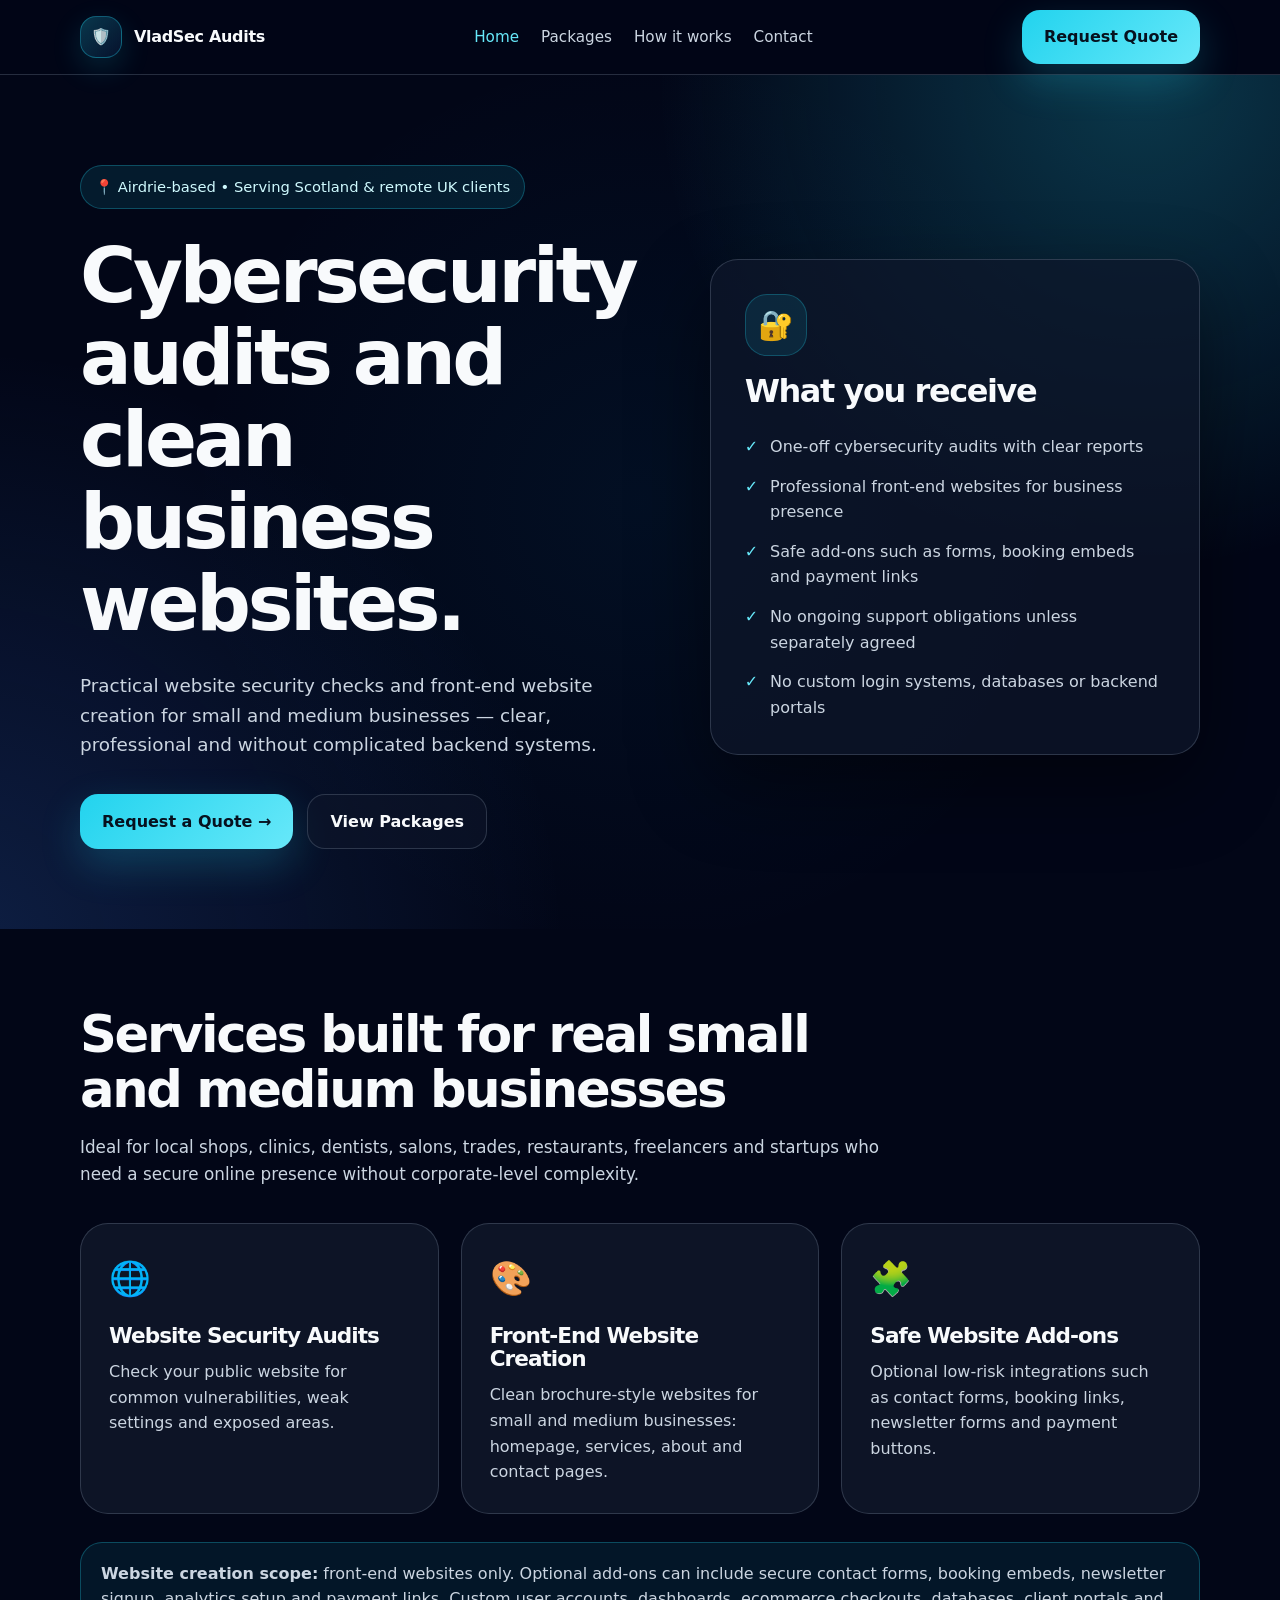
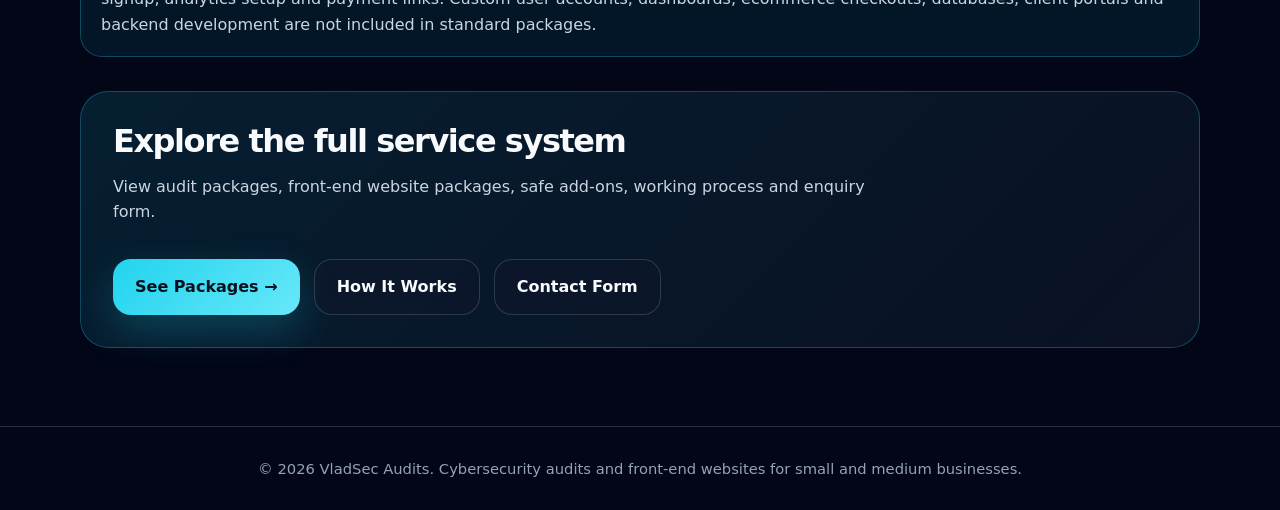
<file: index.html>
<!DOCTYPE html>
<html lang="en">
<head>
  <meta charset="UTF-8" />
  <meta name="viewport" content="width=device-width, initial-scale=1.0" />
  <title>VladSec Audits | Cybersecurity Audits & Front-End Websites</title>
  <link rel="stylesheet" href="styles.css" />
</head>
<body>
  <header>
  <div class="container nav">
    <a href="index.html" class="brand">
      <span class="logo">🛡️</span>
      <span>VladSec Audits</span>
    </a>
    <nav class="nav-links">
      <a href="index.html" class="active">Home</a>
      <a href="packages.html" class="">Packages</a>
      <a href="process.html" class="">How it works</a>
      <a href="contact.html" class="">Contact</a>
    </nav>
    <a class="btn btn-primary" href="contact.html">Request Quote</a>
  </div>
</header>

  <main>
    <section class="hero">
      <div class="container hero-grid">
        <div>
          <div class="badge">📍 Airdrie-based • Serving Scotland & remote UK clients</div>
          <h1>Cybersecurity audits and clean business websites.</h1>
          <p>
            Practical website security checks and front-end website creation for small and medium businesses —
            clear, professional and without complicated backend systems.
          </p>
          <div class="hero-actions">
            <a class="btn btn-primary" href="contact.html">Request a Quote →</a>
            <a class="btn btn-ghost" href="packages.html">View Packages</a>
          </div>
        </div>

        <div class="hero-card">
          <div class="icon-box">🔐</div>
          <h2 style="font-size: 2rem; margin-top: 18px;">What you receive</h2>
          <div class="check-list">
            <div class="check"><span>✓</span><span>One-off cybersecurity audits with clear reports</span></div>
            <div class="check"><span>✓</span><span>Professional front-end websites for business presence</span></div>
            <div class="check"><span>✓</span><span>Safe add-ons such as forms, booking embeds and payment links</span></div>
            <div class="check"><span>✓</span><span>No ongoing support obligations unless separately agreed</span></div>
            <div class="check"><span>✓</span><span>No custom login systems, databases or backend portals</span></div>
          </div>
        </div>
      </div>
    </section>

    <section>
      <div class="container">
        <div class="section-intro">
          <h2>Services built for real small and medium businesses</h2>
          <p>
            Ideal for local shops, clinics, dentists, salons, trades, restaurants, freelancers and startups
            who need a secure online presence without corporate-level complexity.
          </p>
        </div>

        <div class="grid-3">
          <div class="card">
            <div class="emoji">🌐</div>
            <h3>Website Security Audits</h3>
            <p>Check your public website for common vulnerabilities, weak settings and exposed areas.</p>
          </div>
          <div class="card">
            <div class="emoji">🎨</div>
            <h3>Front-End Website Creation</h3>
            <p>Clean brochure-style websites for small and medium businesses: homepage, services, about and contact pages.</p>
          </div>
          <div class="card">
            <div class="emoji">🧩</div>
            <h3>Safe Website Add-ons</h3>
            <p>Optional low-risk integrations such as contact forms, booking links, newsletter forms and payment buttons.</p>
          </div>
        </div>

        <div class="notice">
          <strong>Website creation scope:</strong> front-end websites only. Optional add-ons can include secure contact forms,
          booking embeds, newsletter signup, analytics setup and payment links. Custom user accounts, dashboards, ecommerce checkouts,
          databases, client portals and backend development are not included in standard packages.
        </div>

        <div class="cta-box">
          <h2 style="font-size: 2rem;">Explore the full service system</h2>
          <p style="color: var(--muted); max-width: 760px;">
            View audit packages, front-end website packages, safe add-ons, working process and enquiry form.
          </p>
          <div class="hero-actions">
            <a class="btn btn-primary" href="packages.html">See Packages →</a>
            <a class="btn btn-ghost" href="process.html">How It Works</a>
            <a class="btn btn-ghost" href="contact.html">Contact Form</a>
          </div>
        </div>
      </div>
    </section>
  </main>
  <footer>
  <div class="container">
    © 2026 VladSec Audits. Cybersecurity audits and front-end websites for small and medium businesses.
  </div>
</footer>

</body>
</html>
</file>
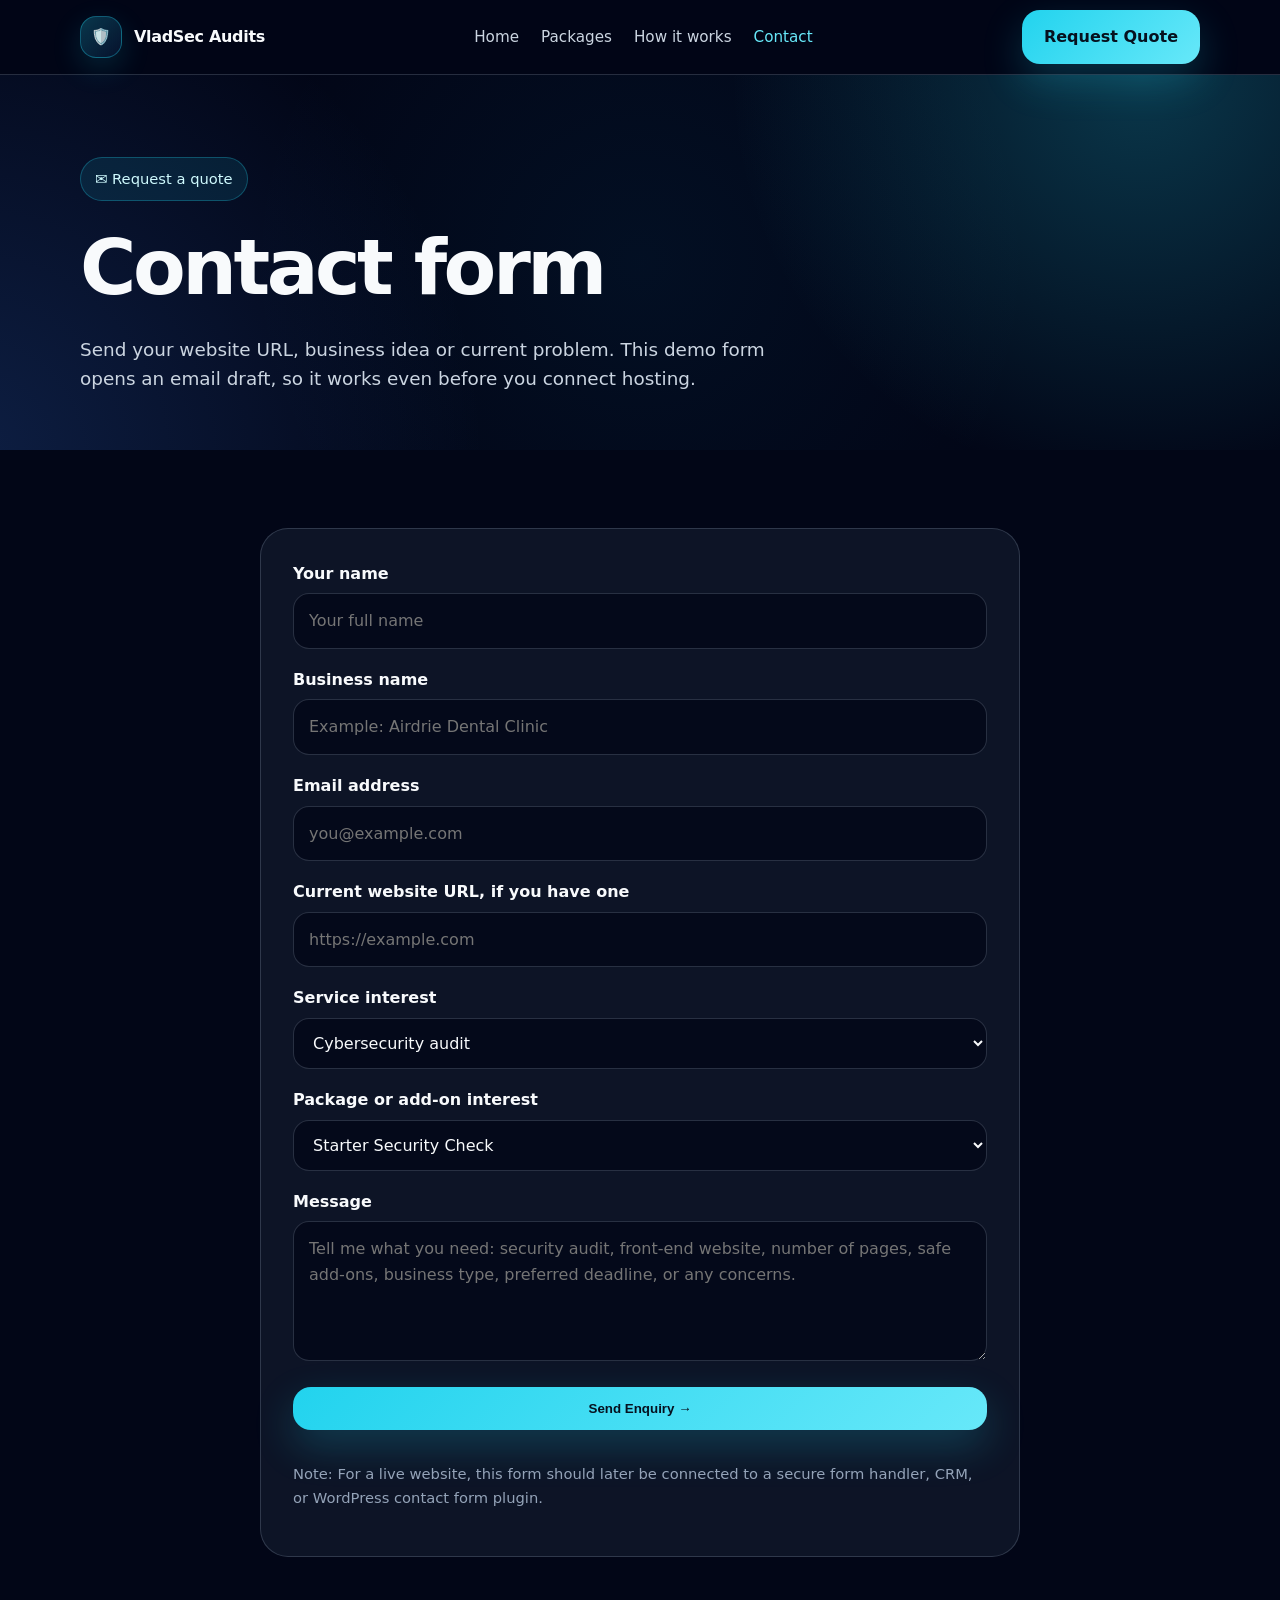
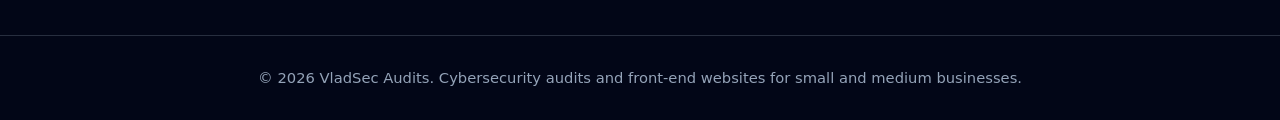
<file: contact.html>
<!DOCTYPE html>
<html lang="en">
<head>
  <meta charset="UTF-8" />
  <meta name="viewport" content="width=device-width, initial-scale=1.0" />
  <title>Contact | VladSec Audits</title>
  <link rel="stylesheet" href="styles.css" />
</head>
<body>
  <header>
  <div class="container nav">
    <a href="index.html" class="brand">
      <span class="logo">🛡️</span>
      <span>VladSec Audits</span>
    </a>
    <nav class="nav-links">
      <a href="index.html" class="">Home</a>
      <a href="packages.html" class="">Packages</a>
      <a href="process.html" class="">How it works</a>
      <a href="contact.html" class="active">Contact</a>
    </nav>
    <a class="btn btn-primary" href="contact.html">Request Quote</a>
  </div>
</header>

  <main>
    <section class="page-hero">
      <div class="container">
        <div class="badge">✉️ Request a quote</div>
        <h1>Contact form</h1>
        <p>
          Send your website URL, business idea or current problem. This demo form opens an email draft, so it works even before you connect hosting.
        </p>
      </div>
    </section>

    <section>
      <div class="container">
        <div class="form-card">
          <form action="mailto:hello@yourbusiness.co.uk" method="post" enctype="text/plain">
            <div>
              <label for="name">Your name</label>
              <input id="name" name="Name" type="text" placeholder="Your full name" required>
            </div>

            <div>
              <label for="business">Business name</label>
              <input id="business" name="Business" type="text" placeholder="Example: Airdrie Dental Clinic">
            </div>

            <div>
              <label for="email">Email address</label>
              <input id="email" name="Email" type="email" placeholder="you@example.com" required>
            </div>

            <div>
              <label for="website">Current website URL, if you have one</label>
              <input id="website" name="Website" type="url" placeholder="https://example.com">
            </div>

            <div>
              <label for="service">Service interest</label>
              <select id="service" name="Service">
                <option>Cybersecurity audit</option>
                <option>Front-end website creation</option>
                <option>Website + security check</option>
                <option>Safe website add-ons</option>
                <option>Not sure yet</option>
              </select>
            </div>

            <div>
              <label for="package">Package or add-on interest</label>
              <select id="package" name="Package or add-on">
                <option>Starter Security Check</option>
                <option>Business Security Audit</option>
                <option>Advanced Audit</option>
                <option>Starter Website</option>
                <option>Business Website</option>
                <option>Website + Security Check</option>
                <option>Secure contact form setup</option>
                <option>Booking link/embed setup</option>
                <option>Newsletter signup integration</option>
                <option>Analytics/Search Console setup</option>
                <option>Payment link/button setup</option>
                <option>Extra page</option>
                <option>Copywriting help</option>
                <option>Basic launch security check</option>
                <option>Not sure yet</option>
              </select>
            </div>

            <div>
              <label for="message">Message</label>
              <textarea id="message" name="Message" placeholder="Tell me what you need: security audit, front-end website, number of pages, safe add-ons, business type, preferred deadline, or any concerns."></textarea>
            </div>

            <button class="btn btn-primary" type="submit">Send Enquiry →</button>
            <p class="form-note">
              Note: For a live website, this form should later be connected to a secure form handler, CRM, or WordPress contact form plugin.
            </p>
          </form>
        </div>
      </div>
    </section>
  </main>
  <footer>
  <div class="container">
    © 2026 VladSec Audits. Cybersecurity audits and front-end websites for small and medium businesses.
  </div>
</footer>

</body>
</html>
</file>
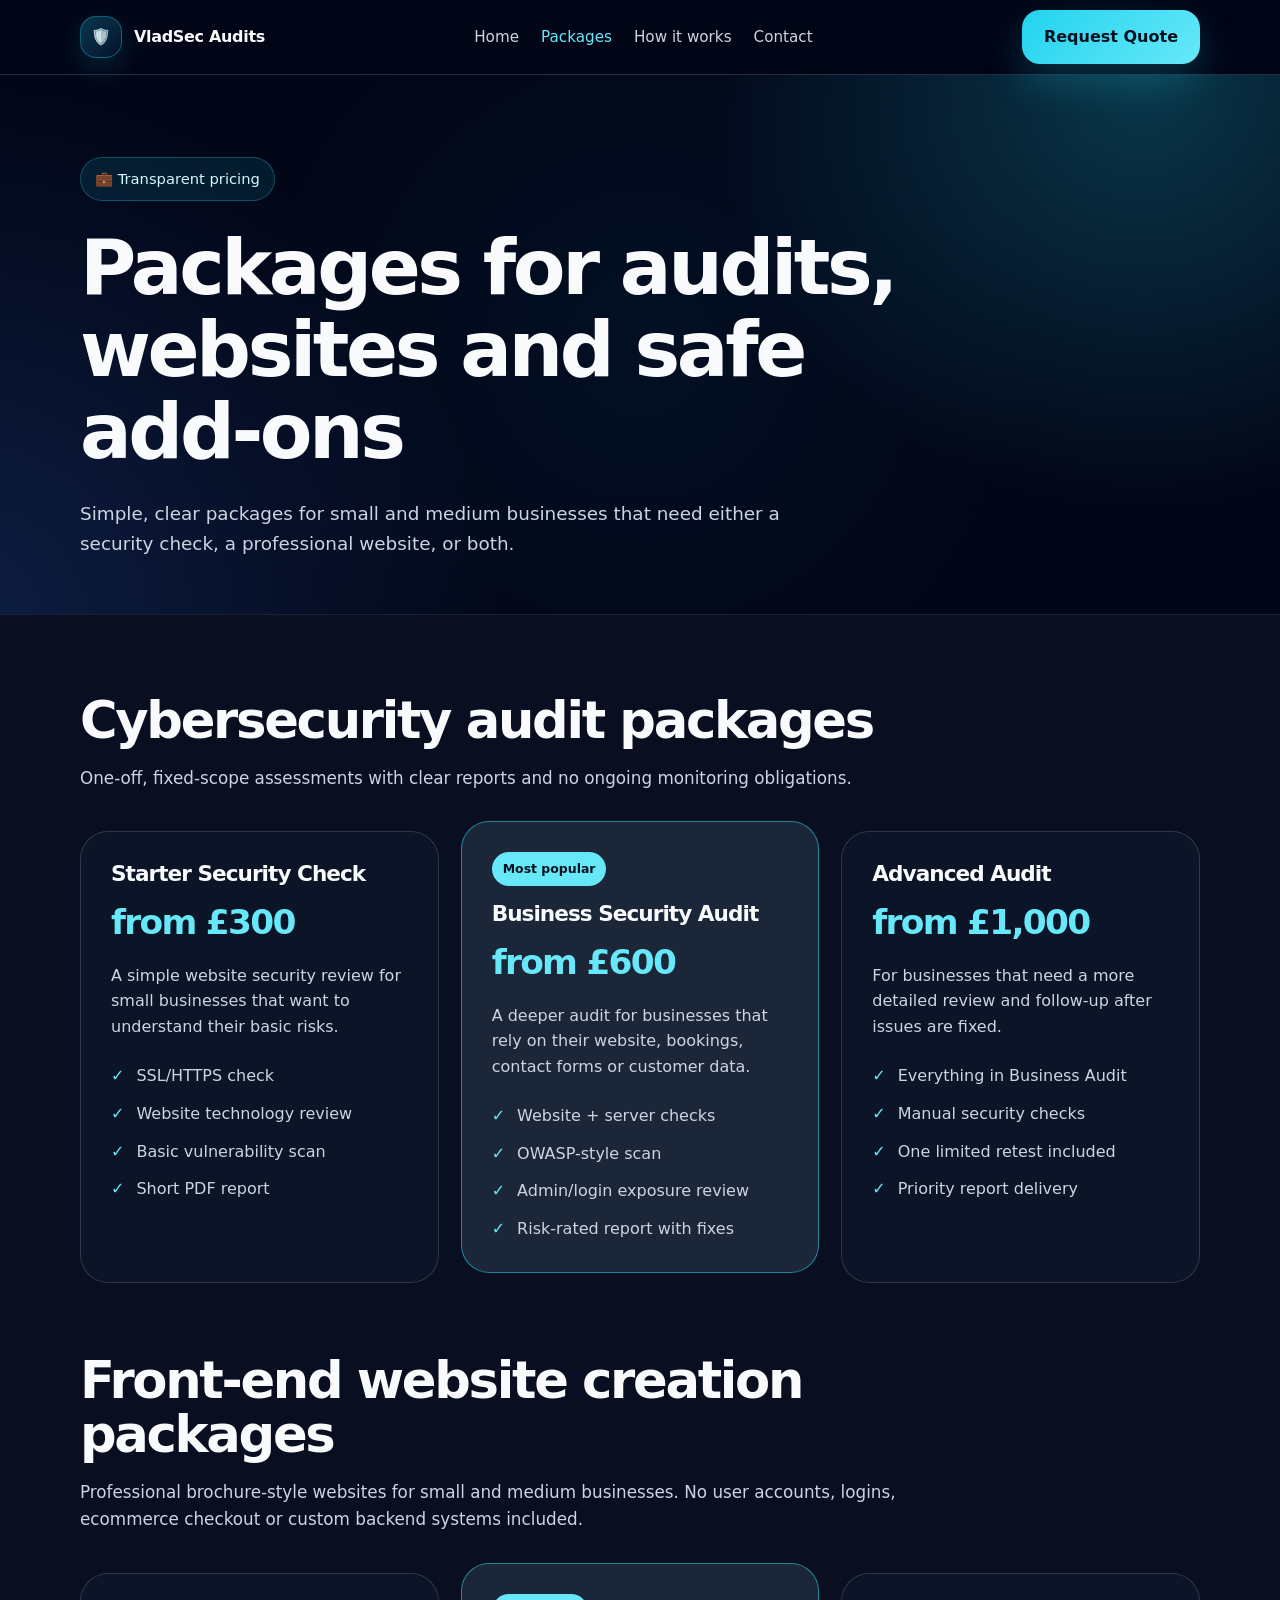
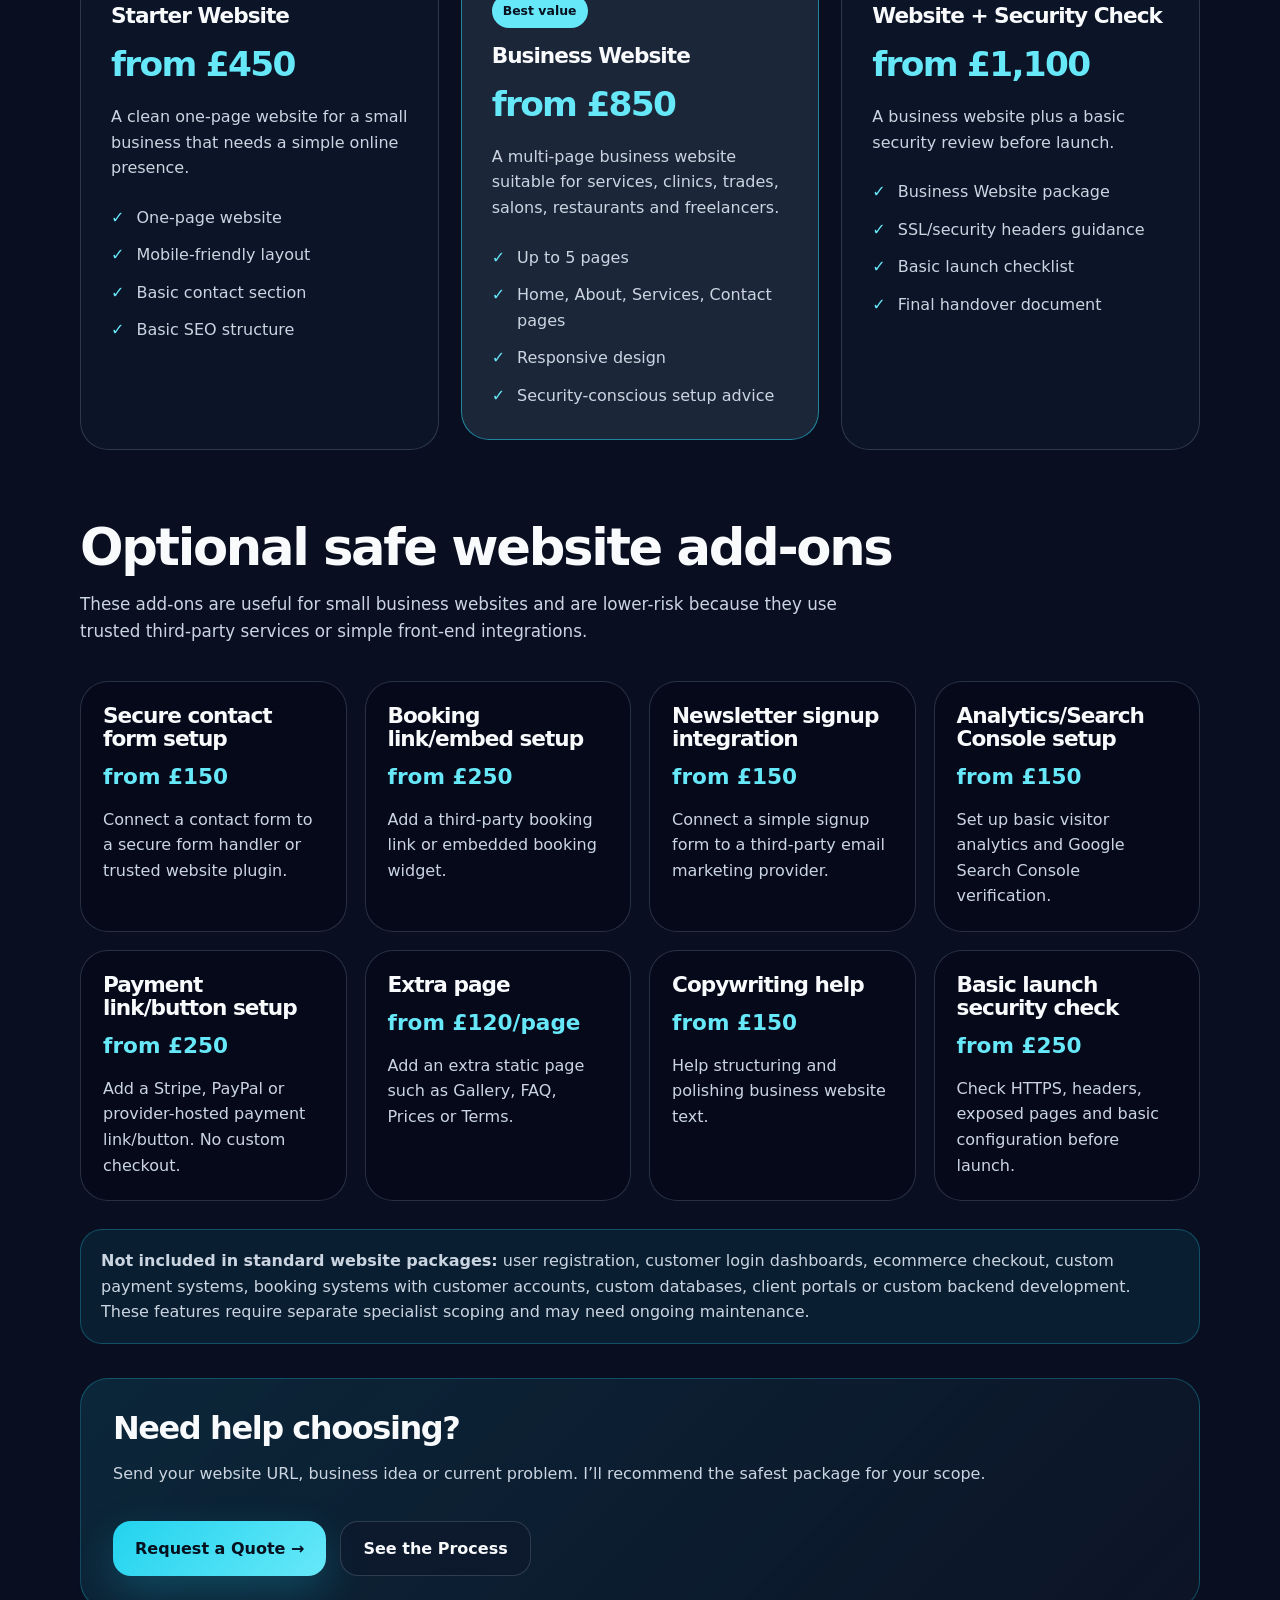
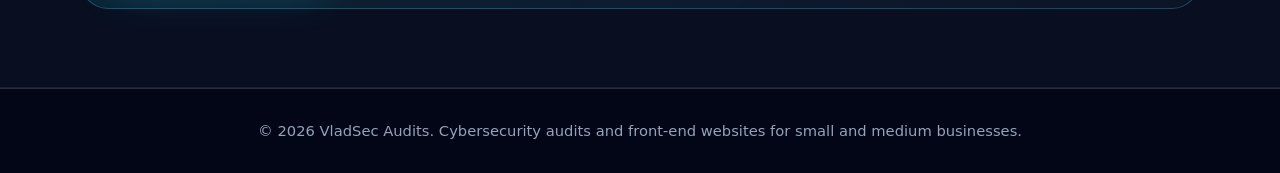
<file: packages.html>
<!DOCTYPE html>
<html lang="en">
<head>
  <meta charset="UTF-8" />
  <meta name="viewport" content="width=device-width, initial-scale=1.0" />
  <title>Packages | VladSec Audits</title>
  <link rel="stylesheet" href="styles.css" />
</head>
<body>
  <header>
  <div class="container nav">
    <a href="index.html" class="brand">
      <span class="logo">🛡️</span>
      <span>VladSec Audits</span>
    </a>
    <nav class="nav-links">
      <a href="index.html" class="">Home</a>
      <a href="packages.html" class="active">Packages</a>
      <a href="process.html" class="">How it works</a>
      <a href="contact.html" class="">Contact</a>
    </nav>
    <a class="btn btn-primary" href="contact.html">Request Quote</a>
  </div>
</header>

  <main>
    <section class="page-hero">
      <div class="container">
        <div class="badge">💼 Transparent pricing</div>
        <h1>Packages for audits, websites and safe add-ons</h1>
        <p>
          Simple, clear packages for small and medium businesses that need either a security check, a professional website, or both.
        </p>
      </div>
    </section>

    <section class="band">
      <div class="container">
        <div class="section-intro">
          <h2>Cybersecurity audit packages</h2>
          <p>One-off, fixed-scope assessments with clear reports and no ongoing monitoring obligations.</p>
        </div>

        <div class="pricing">
          <div class="price-card">
            <h3>Starter Security Check</h3>
            <div class="price">from £300</div>
            <p>A simple website security review for small businesses that want to understand their basic risks.</p>
            <div class="included">
              <div class="check"><span>✓</span><span>SSL/HTTPS check</span></div>
              <div class="check"><span>✓</span><span>Website technology review</span></div>
              <div class="check"><span>✓</span><span>Basic vulnerability scan</span></div>
              <div class="check"><span>✓</span><span>Short PDF report</span></div>
            </div>
          </div>

          <div class="price-card featured">
            <span class="pill">Most popular</span>
            <h3>Business Security Audit</h3>
            <div class="price">from £600</div>
            <p>A deeper audit for businesses that rely on their website, bookings, contact forms or customer data.</p>
            <div class="included">
              <div class="check"><span>✓</span><span>Website + server checks</span></div>
              <div class="check"><span>✓</span><span>OWASP-style scan</span></div>
              <div class="check"><span>✓</span><span>Admin/login exposure review</span></div>
              <div class="check"><span>✓</span><span>Risk-rated report with fixes</span></div>
            </div>
          </div>

          <div class="price-card">
            <h3>Advanced Audit</h3>
            <div class="price">from £1,000</div>
            <p>For businesses that need a more detailed review and follow-up after issues are fixed.</p>
            <div class="included">
              <div class="check"><span>✓</span><span>Everything in Business Audit</span></div>
              <div class="check"><span>✓</span><span>Manual security checks</span></div>
              <div class="check"><span>✓</span><span>One limited retest included</span></div>
              <div class="check"><span>✓</span><span>Priority report delivery</span></div>
            </div>
          </div>
        </div>

        <div class="section-intro" style="margin-top: 70px;">
          <h2>Front-end website creation packages</h2>
          <p>Professional brochure-style websites for small and medium businesses. No user accounts, logins, ecommerce checkout or custom backend systems included.</p>
        </div>

        <div class="pricing">
          <div class="price-card">
            <h3>Starter Website</h3>
            <div class="price">from £450</div>
            <p>A clean one-page website for a small business that needs a simple online presence.</p>
            <div class="included">
              <div class="check"><span>✓</span><span>One-page website</span></div>
              <div class="check"><span>✓</span><span>Mobile-friendly layout</span></div>
              <div class="check"><span>✓</span><span>Basic contact section</span></div>
              <div class="check"><span>✓</span><span>Basic SEO structure</span></div>
            </div>
          </div>

          <div class="price-card featured">
            <span class="pill">Best value</span>
            <h3>Business Website</h3>
            <div class="price">from £850</div>
            <p>A multi-page business website suitable for services, clinics, trades, salons, restaurants and freelancers.</p>
            <div class="included">
              <div class="check"><span>✓</span><span>Up to 5 pages</span></div>
              <div class="check"><span>✓</span><span>Home, About, Services, Contact pages</span></div>
              <div class="check"><span>✓</span><span>Responsive design</span></div>
              <div class="check"><span>✓</span><span>Security-conscious setup advice</span></div>
            </div>
          </div>

          <div class="price-card">
            <h3>Website + Security Check</h3>
            <div class="price">from £1,100</div>
            <p>A business website plus a basic security review before launch.</p>
            <div class="included">
              <div class="check"><span>✓</span><span>Business Website package</span></div>
              <div class="check"><span>✓</span><span>SSL/security headers guidance</span></div>
              <div class="check"><span>✓</span><span>Basic launch checklist</span></div>
              <div class="check"><span>✓</span><span>Final handover document</span></div>
            </div>
          </div>
        </div>

        <div class="section-intro" style="margin-top: 70px;">
          <h2>Optional safe website add-ons</h2>
          <p>These add-ons are useful for small business websites and are lower-risk because they use trusted third-party services or simple front-end integrations.</p>
        </div>

        <div class="addon-grid">
          <div class="addon-card">
            <h3>Secure contact form setup</h3>
            <div class="addon-price">from £150</div>
            <p>Connect a contact form to a secure form handler or trusted website plugin.</p>
          </div>
          <div class="addon-card">
            <h3>Booking link/embed setup</h3>
            <div class="addon-price">from £250</div>
            <p>Add a third-party booking link or embedded booking widget.</p>
          </div>
          <div class="addon-card">
            <h3>Newsletter signup integration</h3>
            <div class="addon-price">from £150</div>
            <p>Connect a simple signup form to a third-party email marketing provider.</p>
          </div>
          <div class="addon-card">
            <h3>Analytics/Search Console setup</h3>
            <div class="addon-price">from £150</div>
            <p>Set up basic visitor analytics and Google Search Console verification.</p>
          </div>
          <div class="addon-card">
            <h3>Payment link/button setup</h3>
            <div class="addon-price">from £250</div>
            <p>Add a Stripe, PayPal or provider-hosted payment link/button. No custom checkout.</p>
          </div>
          <div class="addon-card">
            <h3>Extra page</h3>
            <div class="addon-price">from £120/page</div>
            <p>Add an extra static page such as Gallery, FAQ, Prices or Terms.</p>
          </div>
          <div class="addon-card">
            <h3>Copywriting help</h3>
            <div class="addon-price">from £150</div>
            <p>Help structuring and polishing business website text.</p>
          </div>
          <div class="addon-card">
            <h3>Basic launch security check</h3>
            <div class="addon-price">from £250</div>
            <p>Check HTTPS, headers, exposed pages and basic configuration before launch.</p>
          </div>
        </div>

        <div class="notice">
          <strong>Not included in standard website packages:</strong> user registration, customer login dashboards, ecommerce checkout,
          custom payment systems, booking systems with customer accounts, custom databases, client portals or custom backend development.
          These features require separate specialist scoping and may need ongoing maintenance.
        </div>

        <div class="cta-box">
          <h2 style="font-size: 2rem;">Need help choosing?</h2>
          <p style="color: var(--muted);">Send your website URL, business idea or current problem. I’ll recommend the safest package for your scope.</p>
          <div class="hero-actions">
            <a class="btn btn-primary" href="contact.html">Request a Quote →</a>
            <a class="btn btn-ghost" href="process.html">See the Process</a>
          </div>
        </div>
      </div>
    </section>
  </main>
  <footer>
  <div class="container">
    © 2026 VladSec Audits. Cybersecurity audits and front-end websites for small and medium businesses.
  </div>
</footer>

</body>
</html>
</file>
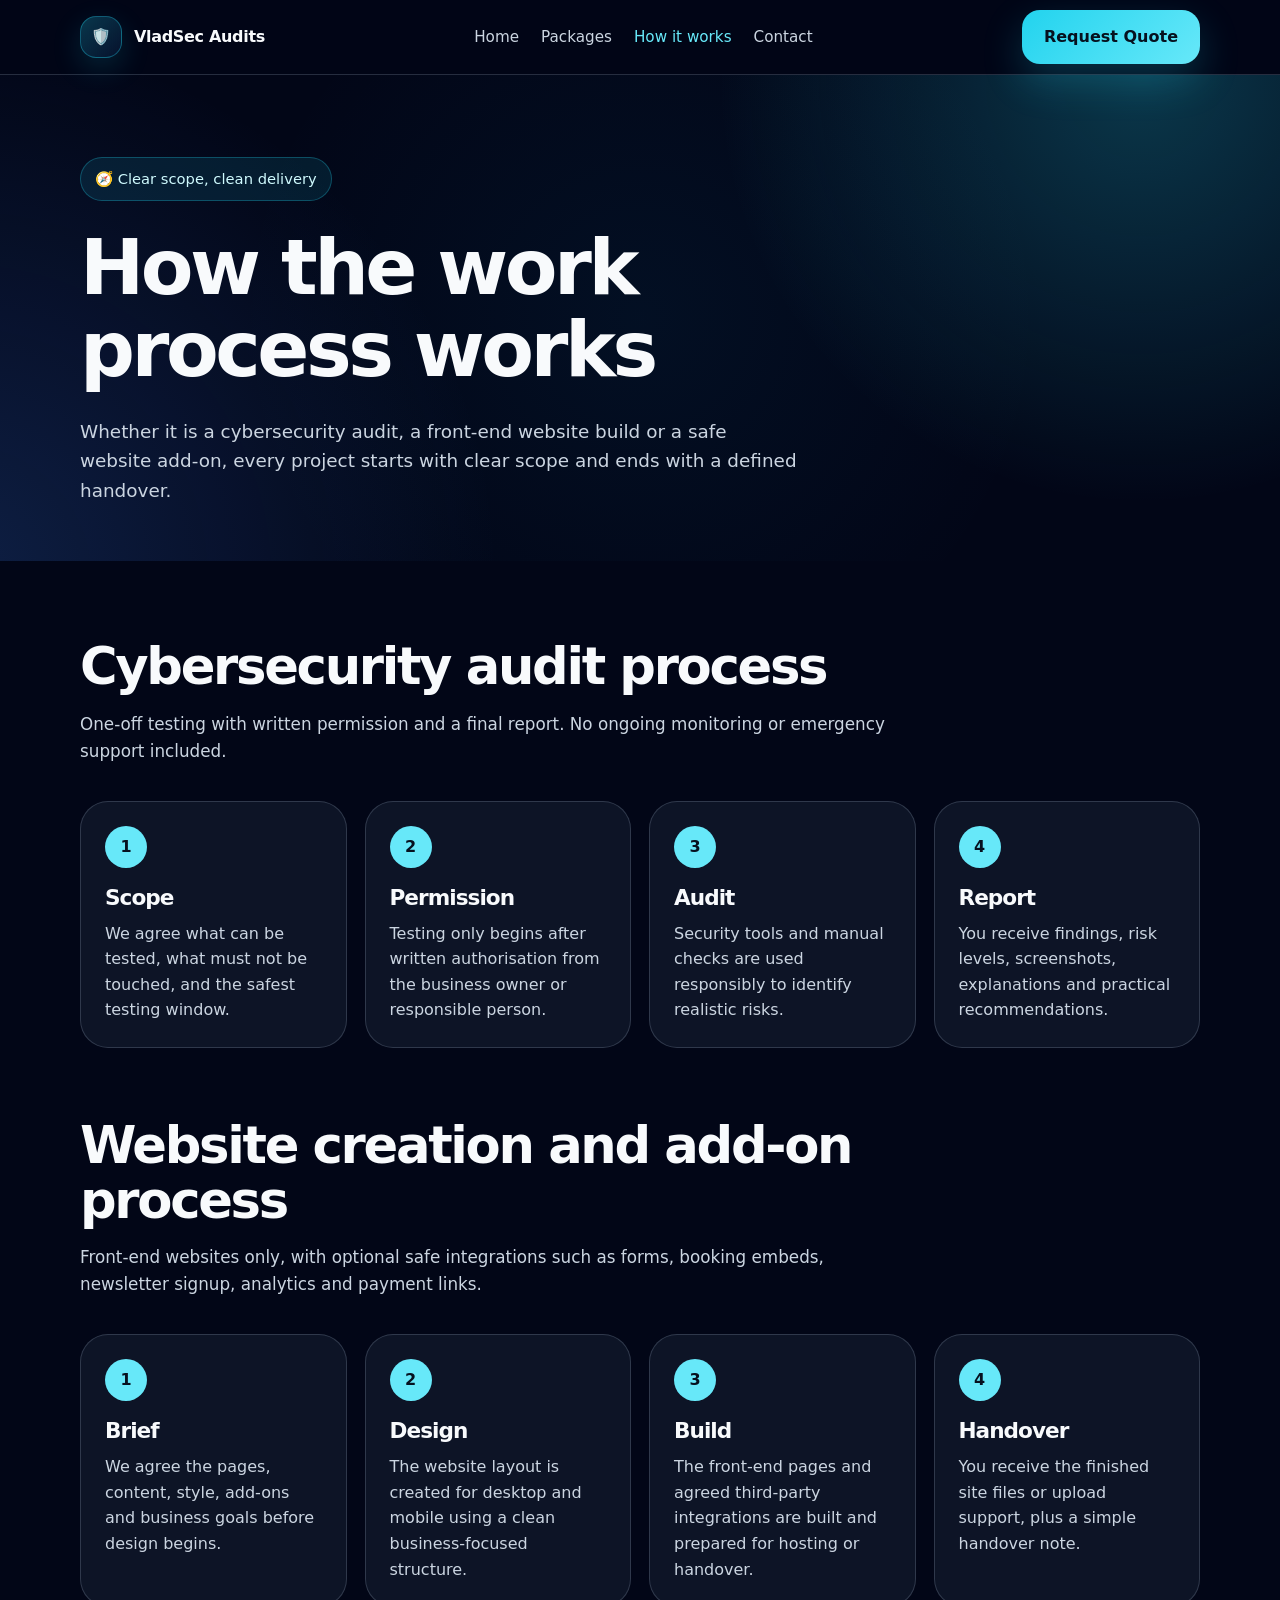
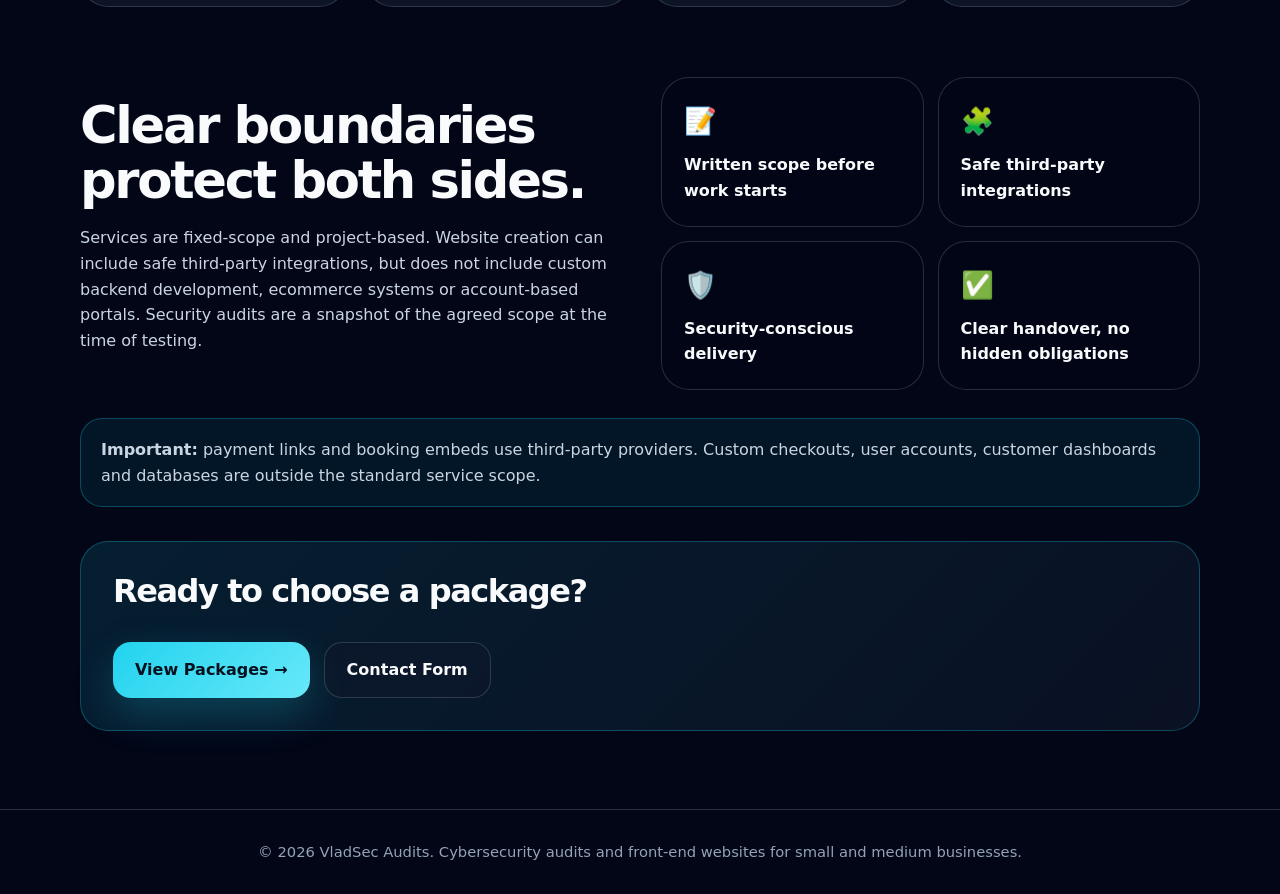
<file: process.html>
<!DOCTYPE html>
<html lang="en">
<head>
  <meta charset="UTF-8" />
  <meta name="viewport" content="width=device-width, initial-scale=1.0" />
  <title>How It Works | VladSec Audits</title>
  <link rel="stylesheet" href="styles.css" />
</head>
<body>
  <header>
  <div class="container nav">
    <a href="index.html" class="brand">
      <span class="logo">🛡️</span>
      <span>VladSec Audits</span>
    </a>
    <nav class="nav-links">
      <a href="index.html" class="">Home</a>
      <a href="packages.html" class="">Packages</a>
      <a href="process.html" class="active">How it works</a>
      <a href="contact.html" class="">Contact</a>
    </nav>
    <a class="btn btn-primary" href="contact.html">Request Quote</a>
  </div>
</header>

  <main>
    <section class="page-hero">
      <div class="container">
        <div class="badge">🧭 Clear scope, clean delivery</div>
        <h1>How the work process works</h1>
        <p>
          Whether it is a cybersecurity audit, a front-end website build or a safe website add-on, every project starts with clear scope and ends with a defined handover.
        </p>
      </div>
    </section>

    <section>
      <div class="container">
        <div class="section-intro">
          <h2>Cybersecurity audit process</h2>
          <p>One-off testing with written permission and a final report. No ongoing monitoring or emergency support included.</p>
        </div>

        <div class="process-grid">
          <div class="step-card">
            <div class="number">1</div>
            <h3>Scope</h3>
            <p>We agree what can be tested, what must not be touched, and the safest testing window.</p>
          </div>
          <div class="step-card">
            <div class="number">2</div>
            <h3>Permission</h3>
            <p>Testing only begins after written authorisation from the business owner or responsible person.</p>
          </div>
          <div class="step-card">
            <div class="number">3</div>
            <h3>Audit</h3>
            <p>Security tools and manual checks are used responsibly to identify realistic risks.</p>
          </div>
          <div class="step-card">
            <div class="number">4</div>
            <h3>Report</h3>
            <p>You receive findings, risk levels, screenshots, explanations and practical recommendations.</p>
          </div>
        </div>

        <div class="section-intro" style="margin-top: 70px;">
          <h2>Website creation and add-on process</h2>
          <p>Front-end websites only, with optional safe integrations such as forms, booking embeds, newsletter signup, analytics and payment links.</p>
        </div>

        <div class="process-grid">
          <div class="step-card">
            <div class="number">1</div>
            <h3>Brief</h3>
            <p>We agree the pages, content, style, add-ons and business goals before design begins.</p>
          </div>
          <div class="step-card">
            <div class="number">2</div>
            <h3>Design</h3>
            <p>The website layout is created for desktop and mobile using a clean business-focused structure.</p>
          </div>
          <div class="step-card">
            <div class="number">3</div>
            <h3>Build</h3>
            <p>The front-end pages and agreed third-party integrations are built and prepared for hosting or handover.</p>
          </div>
          <div class="step-card">
            <div class="number">4</div>
            <h3>Handover</h3>
            <p>You receive the finished site files or upload support, plus a simple handover note.</p>
          </div>
        </div>

        <div class="trust-grid" style="margin-top: 70px;">
          <div>
            <h2>Clear boundaries protect both sides.</h2>
            <p style="color: var(--muted); margin-top: 18px;">
              Services are fixed-scope and project-based. Website creation can include safe third-party integrations,
              but does not include custom backend development, ecommerce systems or account-based portals. Security audits are a snapshot of the agreed scope at the time of testing.
            </p>
          </div>

          <div class="mini-grid">
            <div class="trust-card"><div class="emoji">📝</div><strong>Written scope before work starts</strong></div>
            <div class="trust-card"><div class="emoji">🧩</div><strong>Safe third-party integrations</strong></div>
            <div class="trust-card"><div class="emoji">🛡️</div><strong>Security-conscious delivery</strong></div>
            <div class="trust-card"><div class="emoji">✅</div><strong>Clear handover, no hidden obligations</strong></div>
          </div>
        </div>

        <div class="notice">
          <strong>Important:</strong> payment links and booking embeds use third-party providers. Custom checkouts, user accounts,
          customer dashboards and databases are outside the standard service scope.
        </div>

        <div class="cta-box">
          <h2 style="font-size: 2rem;">Ready to choose a package?</h2>
          <div class="hero-actions">
            <a class="btn btn-primary" href="packages.html">View Packages →</a>
            <a class="btn btn-ghost" href="contact.html">Contact Form</a>
          </div>
        </div>
      </div>
    </section>
  </main>
  <footer>
  <div class="container">
    © 2026 VladSec Audits. Cybersecurity audits and front-end websites for small and medium businesses.
  </div>
</footer>

</body>
</html>
</file>
<file: styles.css>
:root {
  --bg: #020617;
  --panel: #0f172a;
  --panel-2: #111827;
  --text: #f8fafc;
  --muted: #cbd5e1;
  --soft: #94a3b8;
  --cyan: #22d3ee;
  --cyan-2: #67e8f9;
  --border: rgba(148, 163, 184, 0.25);
  --shadow: 0 30px 80px rgba(0, 0, 0, 0.45);
  --radius: 28px;
}

* { box-sizing: border-box; }

html { scroll-behavior: smooth; }

body {
  margin: 0;
  font-family: Inter, ui-sans-serif, system-ui, -apple-system, BlinkMacSystemFont, "Segoe UI", sans-serif;
  background: var(--bg);
  color: var(--text);
  line-height: 1.6;
  overflow-x: hidden;
}

a { color: inherit; text-decoration: none; }

.container {
  width: min(1120px, calc(100% - 40px));
  margin: 0 auto;
}

header {
  position: sticky;
  top: 0;
  z-index: 50;
  backdrop-filter: blur(18px);
  background: rgba(2, 6, 23, 0.88);
  border-bottom: 1px solid var(--border);
}

.nav {
  min-height: 74px;
  display: flex;
  align-items: center;
  justify-content: space-between;
  gap: 24px;
}

.brand {
  display: flex;
  align-items: center;
  gap: 12px;
  font-weight: 800;
  letter-spacing: -0.02em;
  white-space: nowrap;
}

.logo {
  width: 42px;
  height: 42px;
  border-radius: 16px;
  display: grid;
  place-items: center;
  background: linear-gradient(135deg, rgba(34, 211, 238, .25), rgba(59, 130, 246, .1));
  border: 1px solid rgba(34, 211, 238, .35);
  box-shadow: 0 10px 30px rgba(34, 211, 238, .16);
}

.nav-links {
  display: flex;
  align-items: center;
  gap: 22px;
  color: var(--muted);
  font-size: 0.95rem;
}

.nav-links a { padding: 8px 0; }

.nav-links a:hover,
.nav-links a.active { color: var(--cyan-2); }

.btn {
  display: inline-flex;
  align-items: center;
  justify-content: center;
  gap: 10px;
  border: 0;
  border-radius: 18px;
  padding: 14px 22px;
  font-weight: 750;
  cursor: pointer;
  transition: transform .18s ease, box-shadow .18s ease, background .18s ease;
}

.btn:hover { transform: translateY(-2px); }

.btn-primary {
  color: #06111f;
  background: linear-gradient(135deg, var(--cyan), var(--cyan-2));
  box-shadow: 0 16px 40px rgba(34, 211, 238, .22);
}

.btn-ghost {
  color: var(--text);
  border: 1px solid var(--border);
  background: rgba(15, 23, 42, .55);
}

.hero {
  position: relative;
  overflow: hidden;
  padding: 90px 0 80px;
}

.hero::before,
.page-hero::before {
  content: "";
  position: absolute;
  inset: -20%;
  background:
    radial-gradient(circle at 78% 15%, rgba(34, 211, 238, .24), transparent 28%),
    radial-gradient(circle at 12% 88%, rgba(59, 130, 246, .20), transparent 32%),
    radial-gradient(circle at 50% 50%, rgba(14, 165, 233, .06), transparent 42%);
  pointer-events: none;
}

.hero-grid {
  position: relative;
  display: grid;
  grid-template-columns: 1.08fr .92fr;
  gap: 54px;
  align-items: center;
}

.badge {
  display: inline-flex;
  align-items: center;
  gap: 9px;
  padding: 9px 14px;
  border-radius: 999px;
  background: rgba(34, 211, 238, .10);
  border: 1px solid rgba(34, 211, 238, .28);
  color: #cffafe;
  font-size: .92rem;
  margin-bottom: 26px;
}

h1, h2, h3 {
  margin: 0;
  line-height: 1.07;
  letter-spacing: -0.045em;
}

h1 { font-size: clamp(2.55rem, 6vw, 5.15rem); max-width: 820px; }
h2 { font-size: clamp(2rem, 4vw, 3.2rem); }
h3 { font-size: 1.35rem; }

.hero p,
.page-hero p {
  color: var(--muted);
  margin: 26px 0 0;
  font-size: 1.15rem;
  max-width: 720px;
}

.hero-actions {
  margin-top: 34px;
  display: flex;
  flex-wrap: wrap;
  gap: 14px;
}

.hero-card, .card, .price-card, .step-card, .trust-card, .form-card, .addon-card {
  border: 1px solid var(--border);
  background: rgba(15, 23, 42, .72);
  border-radius: var(--radius);
  box-shadow: var(--shadow);
}

.hero-card { padding: 34px; }

.icon-box {
  width: 62px;
  height: 62px;
  border-radius: 22px;
  display: grid;
  place-items: center;
  background: rgba(34, 211, 238, .10);
  border: 1px solid rgba(34, 211, 238, .25);
  font-size: 1.8rem;
}

.check-list {
  margin-top: 26px;
  display: grid;
  gap: 14px;
  color: var(--muted);
}

.check {
  display: flex;
  gap: 12px;
  align-items: flex-start;
}

.check span:first-child {
  color: var(--cyan-2);
  font-weight: 900;
}

section { padding: 78px 0; }

.page-hero {
  position: relative;
  overflow: hidden;
  padding: 82px 0 56px;
}

.page-hero .container { position: relative; }

.section-intro {
  max-width: 820px;
  margin-bottom: 36px;
}

.section-intro p,
.center p {
  color: var(--muted);
  font-size: 1.05rem;
}

.grid-2 {
  display: grid;
  grid-template-columns: repeat(2, 1fr);
  gap: 22px;
}

.grid-3 {
  display: grid;
  grid-template-columns: repeat(3, 1fr);
  gap: 22px;
}

.card {
  padding: 28px;
  background: rgba(15, 23, 42, .88);
  box-shadow: none;
}

.card .emoji { font-size: 2.1rem; margin-bottom: 18px; }

.card p, .price-card p, .step-card p, .trust-card p, .addon-card p {
  color: var(--muted);
  margin: 12px 0 0;
}

.band {
  background: rgba(15, 23, 42, .55);
  border-top: 1px solid rgba(148, 163, 184, .12);
  border-bottom: 1px solid rgba(148, 163, 184, .12);
}

.center { text-align: center; }

.pricing {
  margin-top: 40px;
  display: grid;
  grid-template-columns: repeat(3, 1fr);
  gap: 22px;
  align-items: stretch;
}

.price-card {
  padding: 30px;
  box-shadow: none;
  position: relative;
}

.price-card.featured {
  background: rgba(30, 41, 59, .95);
  border-color: rgba(34, 211, 238, .55);
  transform: translateY(-10px);
}

.pill {
  display: inline-block;
  border-radius: 999px;
  padding: 7px 11px;
  font-size: .78rem;
  font-weight: 800;
  color: #06111f;
  background: var(--cyan-2);
  margin-bottom: 16px;
}

.price {
  color: var(--cyan-2);
  font-size: 2.15rem;
  font-weight: 900;
  letter-spacing: -0.05em;
  margin-top: 10px;
}

.included {
  margin-top: 24px;
  display: grid;
  gap: 12px;
  color: var(--muted);
}

.addon-grid {
  display: grid;
  grid-template-columns: repeat(4, 1fr);
  gap: 18px;
  margin-top: 34px;
}

.addon-card {
  padding: 22px;
  box-shadow: none;
  background: rgba(2, 6, 23, .55);
}

.addon-price {
  color: var(--cyan-2);
  font-size: 1.35rem;
  font-weight: 900;
  margin-top: 10px;
}

.process-grid {
  margin-top: 36px;
  display: grid;
  grid-template-columns: repeat(4, 1fr);
  gap: 18px;
}

.step-card {
  padding: 24px;
  box-shadow: none;
  background: rgba(15, 23, 42, .88);
}

.number {
  width: 42px;
  height: 42px;
  border-radius: 999px;
  display: grid;
  place-items: center;
  background: var(--cyan-2);
  color: #06111f;
  font-weight: 900;
  margin-bottom: 18px;
}

.trust-grid {
  display: grid;
  grid-template-columns: 1fr 1fr;
  gap: 42px;
  align-items: center;
}

.mini-grid {
  display: grid;
  grid-template-columns: 1fr 1fr;
  gap: 14px;
}

.trust-card {
  padding: 22px;
  box-shadow: none;
  background: rgba(2, 6, 23, .72);
}

.trust-card .emoji { font-size: 1.65rem; margin-bottom: 10px; }

.notice {
  border: 1px solid rgba(34, 211, 238, .28);
  background: rgba(34, 211, 238, .08);
  color: var(--muted);
  border-radius: 22px;
  padding: 18px 20px;
  margin-top: 28px;
}

.form-card {
  padding: 32px;
  max-width: 760px;
  margin: 0 auto;
  background: rgba(15, 23, 42, .88);
  box-shadow: none;
}

form { display: grid; gap: 18px; }

label {
  display: block;
  font-weight: 750;
  margin-bottom: 7px;
}

input, select, textarea {
  width: 100%;
  border-radius: 16px;
  border: 1px solid var(--border);
  background: rgba(2, 6, 23, .72);
  color: var(--text);
  padding: 14px 15px;
  font: inherit;
  outline: none;
}

textarea { min-height: 140px; resize: vertical; }

input:focus, select:focus, textarea:focus {
  border-color: rgba(34, 211, 238, .65);
  box-shadow: 0 0 0 4px rgba(34, 211, 238, .10);
}

.form-note { color: var(--soft); font-size: .92rem; }

.cta-box {
  border: 1px solid rgba(34, 211, 238, .28);
  background: linear-gradient(135deg, rgba(34, 211, 238, .12), rgba(15, 23, 42, .65));
  border-radius: var(--radius);
  padding: 32px;
  margin-top: 34px;
}

footer {
  border-top: 1px solid var(--border);
  padding: 30px 0;
  color: var(--soft);
  text-align: center;
  font-size: .92rem;
}

/* Tablet */
@media (max-width: 900px) {
  .hero-grid, .trust-grid { grid-template-columns: 1fr; }
  .grid-2, .grid-3, .pricing, .process-grid, .addon-grid { grid-template-columns: 1fr; }
  .price-card.featured { transform: none; }

  .nav {
    flex-wrap: wrap;
    padding: 14px 0;
    gap: 12px;
  }

  .nav-links {
    order: 3;
    width: 100%;
    justify-content: space-between;
    gap: 8px;
    overflow-x: auto;
    padding: 6px 0 2px;
    scrollbar-width: none;
  }

  .nav-links::-webkit-scrollbar { display: none; }

  .nav-links a {
    flex: 0 0 auto;
    padding: 8px 10px;
    border: 1px solid rgba(148, 163, 184, .18);
    border-radius: 999px;
    background: rgba(15, 23, 42, .55);
    font-size: .9rem;
  }
}

/* Mobile */
@media (max-width: 560px) {
  .container { width: min(100% - 28px, 1120px); }

  .nav { align-items: flex-start; }

  .brand { font-size: 1rem; }

  .logo {
    width: 38px;
    height: 38px;
    border-radius: 14px;
  }

  .nav > .btn {
    display: inline-flex;
    padding: 10px 13px;
    border-radius: 14px;
    font-size: .82rem;
  }

  .nav-links { justify-content: flex-start; }

  .hero { padding: 52px 0 58px; }
  .page-hero { padding: 48px 0 34px; }

  h1 {
    font-size: clamp(2.25rem, 12vw, 3.35rem);
    line-height: 1.08;
  }

  h2 { font-size: clamp(1.75rem, 8vw, 2.45rem); }

  .hero p, .page-hero p { font-size: 1rem; }

  .badge {
    font-size: .9rem;
    border-radius: 22px;
  }

  .hero-card, .form-card, .cta-box { padding: 24px; }

  .mini-grid { grid-template-columns: 1fr; }

  .hero-actions { flex-direction: column; }

  .hero-actions .btn { width: 100%; }

  section { padding: 54px 0; }

  .price-card, .card, .step-card, .addon-card { padding: 24px; }
}
</file>
